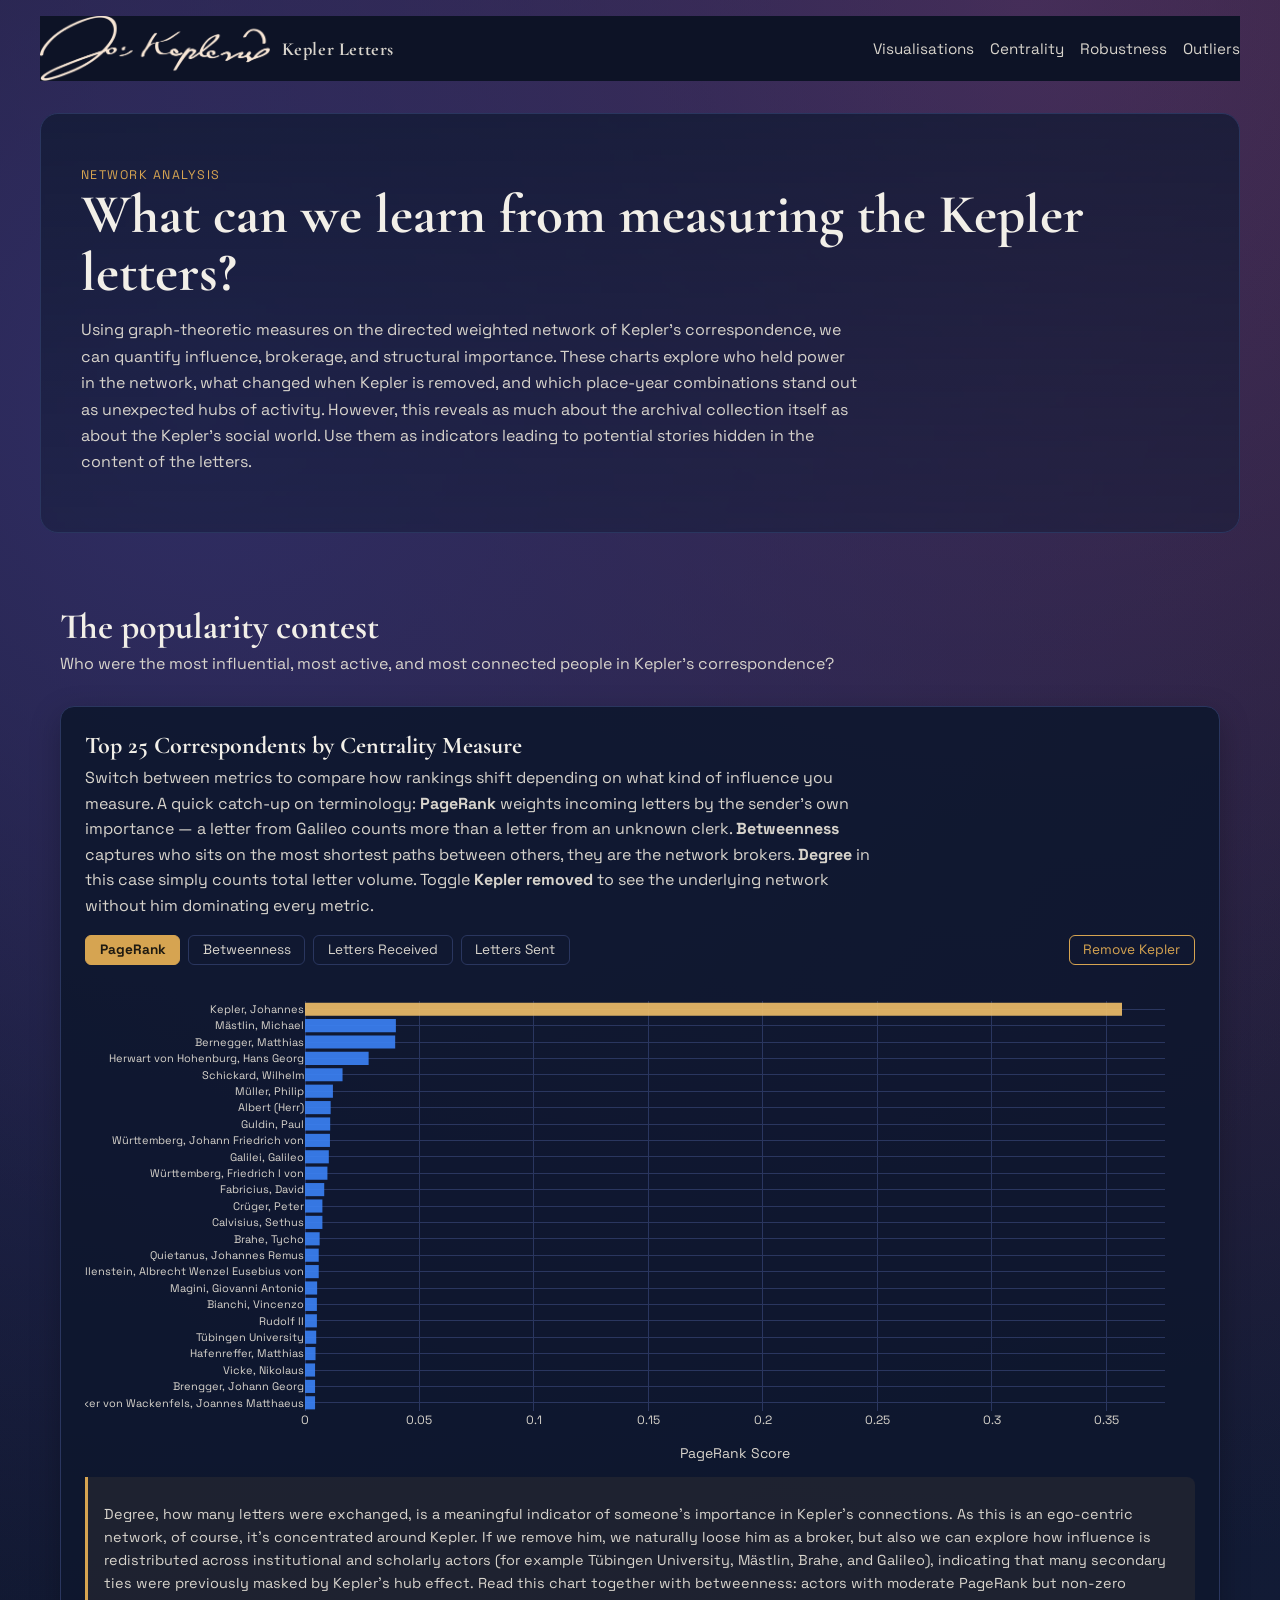
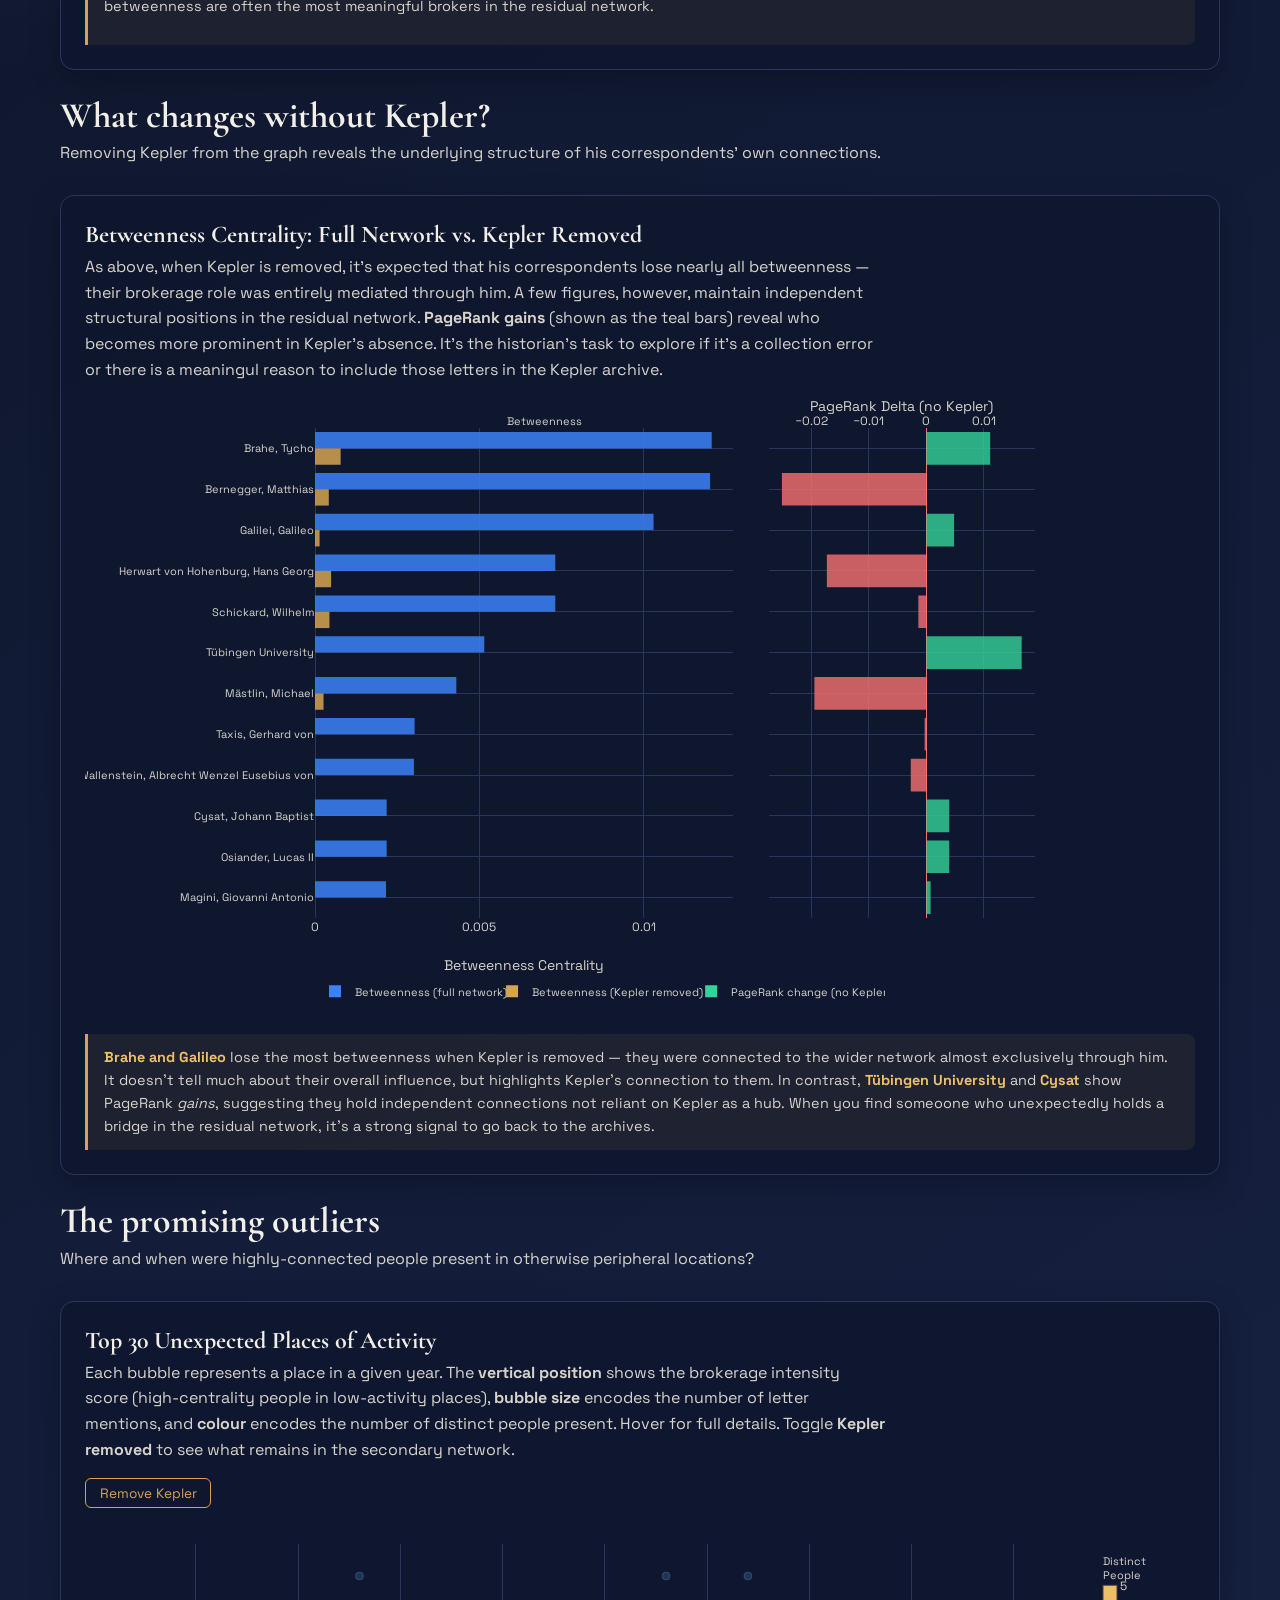
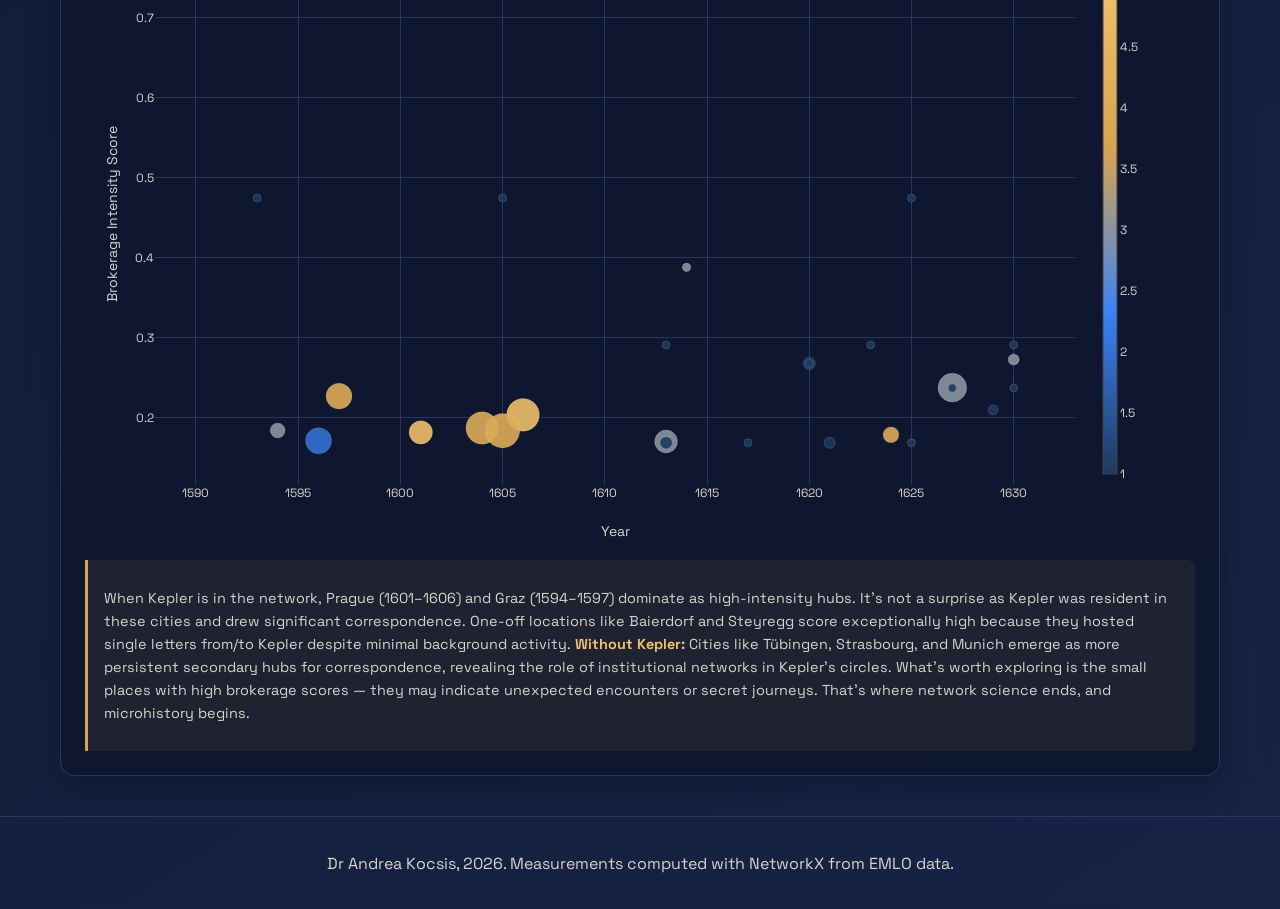
<file: website/measurements.html>
<!doctype html>
<html lang="en">
<head>
  <meta charset="utf-8">
  <meta name="viewport" content="width=device-width, initial-scale=1">
  <title>Network Measurements – Kepler Letters</title>
  <link rel="preconnect" href="https://fonts.googleapis.com">
  <link rel="preconnect" href="https://fonts.gstatic.com" crossorigin>
  <link href="https://fonts.googleapis.com/css2?family=Cormorant+Garamond:wght@400;600;700&family=Space+Grotesk:wght@400;500;700&display=swap" rel="stylesheet">
  <link rel="icon" type="image/x-icon" href="favicon/favicon.ico">
  <link rel="icon" type="image/png" sizes="32x32" href="favicon/favicon-32x32.png">
  <link rel="icon" type="image/png" sizes="16x16" href="favicon/favicon-16x16.png">
  <link rel="stylesheet" href="assets/css/styles.css">
  <link rel="stylesheet" href="assets/css/measurements.css">
  <script src="https://cdn.plot.ly/plotly-2.34.0.min.js"></script>
</head>
<body>
  <header class="site-header" id="top">
    <nav class="nav-wrap">
      <a class="brand" href="index.html" aria-label="Kepler Letters home">
        <img class="brand-logo" src="assets/css/Unterschrift_Kepler.svg.png" alt="Johannes Kepler signature logo">
        <span class="brand-text">Kepler Letters</span>
      </a>
      <div class="nav-links">
        <a href="index.html">Visualisations</a>
        <a href="#centrality">Centrality</a>
        <a href="#network-diff">Robustness</a>
        <a href="#place-outliers">Outliers</a>
      </div>
    </nav>

    <section class="hero" id="overview">
      <p class="eyebrow">Network Analysis</p>
      <h1>What can we learn from measuring the Kepler letters?</h1>
      <p class="lead">
        Using graph-theoretic measures on the directed weighted network of Kepler's correspondence,
        we can quantify influence, brokerage, and structural importance. These charts explore who held
        power in the network, what changed when Kepler is removed, and which place-year combinations
        stand out as unexpected hubs of activity. However, this reveals as much about the archival collection itself
        as about the Kepler's social world. Use them as indicators leading to potential stories hidden 
        in the content of the letters.
      </p>
    </section>
  </header>

  <main>
    <section class="section" id="centrality">
      <div class="section-head">
        <h2>The popularity contest</h2>
        <p>Who were the most influential, most active, and most connected people in Kepler's correspondence?</p>
      </div>

      <div class="chart-card">
        <h3>Top 25 Correspondents by Centrality Measure</h3>
        <p class="chart-desc">
          Switch between metrics to compare how rankings shift depending on what kind of influence you measure.
           A quick catch-up on terminology: 
          <strong>PageRank</strong> weights incoming letters by the sender's own importance — a letter from
          Galileo counts more than a letter from an unknown clerk. <strong>Betweenness</strong> captures who
          sits on the most shortest paths between others, they are the network brokers. <strong>Degree</strong> 
          in this case simply
          counts total letter volume. Toggle <strong>Kepler removed</strong> to see the underlying network
          without him dominating every metric.
        </p>
        <div class="metric-tabs metric-tabs-row">
          <div class="metric-tab-group" id="metric-tab-group">
            <button class="tab-btn active" onclick="showMetric('pagerank')">PageRank</button>
            <button class="tab-btn" onclick="showMetric('betweenness')">Betweenness</button>
            <button class="tab-btn" onclick="showMetric('in_degree')">Letters Received</button>
            <button class="tab-btn" onclick="showMetric('out_degree')">Letters Sent</button>
          </div>
          <button class="tab-btn kepler-toggle" id="kepler-toggle" onclick="toggleKepler()">
            ⊘ Remove Kepler
          </button>
        </div>
        <div id="chart-centrality" class="chart-wrap"></div>
        <div class="insight-box">
          <p> Degree, how many letters were exchanged, is a meaningful indicator of someone's importance in Kepler's connections. 
            As this is an ego-centric network, of course, it's concentrated around Kepler. If we remove him, 
            we naturally loose him as a broker, but also we can explore how influence is redistributed across 
            institutional and scholarly actors (for example Tübingen University,
          Mästlin, Brahe, and Galileo), indicating that many secondary ties were previously masked by Kepler's
          hub effect. Read this chart together with betweenness: actors with moderate PageRank but non-zero
          betweenness are often the most meaningful brokers in the residual network.</p>
        </div>
      </div>
    </section>

    <section class="section" id="network-diff">
      <div class="section-head">
        <h2>What changes without Kepler?</h2>
        <p>Removing Kepler from the graph reveals the underlying structure of his correspondents' own connections.</p>
      </div>

      <div class="chart-card">
        <h3>Betweenness Centrality: Full Network vs. Kepler Removed</h3>
        <p class="chart-desc">
          As above, when Kepler is removed, it's expected that his correspondents lose nearly all betweenness — their brokerage
          role was entirely mediated through him. A few figures, however, maintain independent structural
          positions in the residual network. <strong>PageRank gains</strong> (shown as the teal bars) reveal
          who becomes more prominent in Kepler's absence. It's the historian's task to explore if it's a collection 
          error or there is a meaningul reason to include those letters in the Kepler archive.
        </p>
        <div id="chart-diff" class="chart-wrap-tall"></div>
        <div class="insight-box">
          <strong>Brahe and Galileo</strong> lose the most betweenness when Kepler is removed — they were
          connected to the wider network almost exclusively through him. It doesn't tell much about their overall influence, 
          but highlights Kepler's connection to them.  In contrast,
          <strong>Tübingen University</strong> and <strong>Cysat</strong> show PageRank <em>gains</em>,
          suggesting they hold independent connections not reliant on Kepler as a hub. When you find someoone who unexpectedly
           holds a bridge in the residual network, it's a strong signal to go back to the archives.
      </div>
    </section>

    <section class="section" id="place-outliers">
      <div class="section-head">
        <h2>The promising outliers</h2>
        <p>Where and when were highly-connected people present in otherwise peripheral locations?</p>
      </div>

      <div class="chart-card">
        <h3>Top 30 Unexpected Places of Activity</h3>
        <p class="chart-desc">
          Each bubble represents a place in a given year. The <strong>vertical position</strong> shows the
          brokerage intensity score (high-centrality people in low-activity places),
          <strong>bubble size</strong> encodes the number of letter mentions, and
          <strong>colour</strong> encodes the number of distinct people present. Hover for full details.
          Toggle <strong>Kepler removed</strong> to see what remains in the secondary network.
        </p>
        <div class="metric-tabs">
          <button class="tab-btn outliers-toggle" id="outliers-toggle" onclick="toggleOutliersKepler()">
            ⊘ Remove Kepler
          </button>
        </div>
        <div id="chart-outliers" class="chart-wrap-tall"></div>
        <div class="insight-box">
          <p>When Kepler is in the network, Prague (1601–1606) and Graz (1594–1597) dominate as high-intensity hubs. It's not a surprise as Kepler was resident in these cities and drew significant correspondence. One-off locations like Baierdorf and Steyregg score exceptionally 
            high because they hosted single letters from/to Kepler despite minimal background activity. <strong>Without Kepler:</strong> Cities like Tübingen, Strasbourg, and Munich emerge as more persistent secondary hubs for correspondence, revealing the role of institutional networks in Kepler's circles. What's worth exploring
            is the small places with high brokerage scores — they may indicate unexpected encounters or secret journeys. That's where network science ends, and microhistory begins.
        </div>
      </div>
    </section>
  </main>

  <footer class="site-footer">
    <p>Dr Andrea Kocsis, 2026. Measurements computed with NetworkX from EMLO data.</p>
  </footer>

  <script src="assets/js/measurements.js"></script>
</body>
</html>
</file>
<file: website/assets/css/styles.css>
:root {
  --bg-deep: #0d1326;
  --bg-mid: #172345;
  --ink: #f2efe8;
  --ink-soft: #d8d4cc;
  --accent: #d6a451;
  --accent-strong: #f0bf69;
  --panel: #111a33;
  --panel-border: #2a365f;
}

* {
  box-sizing: border-box;
}

body {
  margin: 0;
  color: var(--ink);
  font-family: "Space Grotesk", sans-serif;
  background:
    radial-gradient(circle at 15% 10%, #2f2d63 0, rgba(47, 45, 99, 0) 33%),
    radial-gradient(circle at 80% 0%, #4d2e55 0, rgba(77, 46, 85, 0) 37%),
    linear-gradient(145deg, var(--bg-deep), var(--bg-mid));
  min-height: 100vh;
}



.site-header {
  padding: 1rem 1.25rem 3rem;
}

.nav-wrap {
  display: flex;
  justify-content: space-between;
  align-items: center;
  gap: 1rem;
  max-width: 1200px;
  margin: 0 auto;
  position: sticky;
  top: 0;
  z-index: 100;
  background: var(--bg-deep);
}

.brand {
  color: var(--ink);
  text-decoration: none;
  font-family: "Cormorant Garamond", serif;
  font-size: 1.9rem;
  font-weight: 700;
  letter-spacing: 0.02em;
  display: inline-flex;
  align-items: center;
  gap: 0.7rem;
  min-width: 0;
}

.brand-logo {
  width: clamp(140px, 18vw, 260px);
  height: auto;
  display: block;
  filter: brightness(0) saturate(100%) invert(89%) sepia(12%) saturate(330%) hue-rotate(345deg) brightness(103%) contrast(95%);
}

.brand-text {
  font-size: 1.15rem;
  white-space: nowrap;
  color: var(--ink-soft);
}

.nav-links {
  display: flex;
  gap: 1rem;
}

.nav-links a {
  color: var(--ink-soft);
  text-decoration: none;
  font-size: 0.95rem;
}

.nav-links a:hover {
  color: var(--accent-strong);
}

.hero {
  max-width: 1200px;
  margin: 2rem auto 0;
  padding: 2.5rem;
  border: 1px solid var(--panel-border);
  border-radius: 18px;
  background: linear-gradient(180deg, rgba(17, 26, 51, 0.75), rgba(17, 26, 51, 0.45));
  backdrop-filter: blur(2px);
}

.eyebrow {
  text-transform: uppercase;
  letter-spacing: 0.12em;
  color: var(--accent);
  font-size: 0.78rem;
  margin-bottom: 0.2rem;
}

.hero h1 {
  margin: 0.1rem 0 0.9rem;
  font-family: "Cormorant Garamond", serif;
  font-size: clamp(2rem, 4.3vw, 3.5rem);
  line-height: 1.05;
}

.lead {
  max-width: 78ch;
  color: var(--ink-soft);
  line-height: 1.65;
}

.pill-row {
  margin-top: 1.2rem;
  display: flex;
  flex-wrap: wrap;
  gap: 0.75rem;
}

.pill {
  background: var(--accent);
  color: #1f1a11;
  text-decoration: none;
  border-radius: 999px;
  padding: 0.55rem 1rem;
  font-weight: 700;
  font-size: 0.9rem;
}

.pill-ghost {
  background: transparent;
  border: 1px solid var(--accent);
  color: var(--accent-strong);
}

.section {
  max-width: 1200px;
  margin: 1.5rem auto;
  padding: 0 1.25rem;
}

.section.explain {
  margin: 0 auto 2rem;
}

.explain-grid {
  display: grid;
  grid-template-columns: 1fr 1fr;
  gap: 1.5rem;
  margin-top: 1.5rem;
}

.explain-box {
  background: rgba(14, 23, 46, 0.6);
  border: 1px solid var(--panel-border);
  border-radius: 12px;
  padding: 1.5rem;
}

.explain-box h3 {
  margin-top: 0;
  font-size: 1.05rem;
  color: var(--accent-strong);
}

.explain-box p {
  margin: 0.5rem 0 0;
  color: var(--ink-soft);
  line-height: 1.6;
}

.dataset-stats {
  list-style: none;
  padding: 0;
  margin: 0;
}

.dataset-stats li {
  padding: 0.4rem 0;
  color: var(--ink-soft);
  line-height: 1.6;
}

.dataset-stats strong {
  color: var(--accent-strong);
}

.section-head h2 {
  font-family: "Cormorant Garamond", serif;
  font-size: clamp(1.7rem, 2.8vw, 2.4rem);
  margin: 0;
}

.section-head p {
  color: var(--ink-soft);
  margin-top: 0.35rem;
}

.viz-card {
  margin-top: 1rem;
  background: rgba(14, 23, 46, 0.9);
  border: 1px solid var(--panel-border);
  border-radius: 14px;
  padding: 1rem;
  box-shadow: 0 10px 30px rgba(0, 0, 0, 0.25);
}

.viz-card-head {
  display: flex;
  justify-content: space-between;
  align-items: center;
  gap: 0.8rem;
}

.viz-card-head h3 {
  margin: 0;
  font-size: 1.15rem;
}

.viz-desc {
  color: var(--ink-soft);
  margin: 0.35rem 0 0.8rem;
}

.open-btn {
  color: #111;
  background: var(--accent-strong);
  text-decoration: none;
  border-radius: 8px;
  padding: 0.45rem 0.75rem;
  font-size: 0.85rem;
  font-weight: 700;
  white-space: nowrap;
}

.legend {
  background: rgba(20, 30, 60, 0.5);
  border: 1px solid var(--panel-border);
  border-radius: 8px;
  padding: 1rem;
  margin: 0.8rem 0;
}

.legend h4 {
  margin: 0 0 0.6rem;
  font-size: 0.9rem;
  color: var(--accent);
  text-transform: uppercase;
  letter-spacing: 0.05em;
}

.legend-grid {
  display: grid;
  grid-template-columns: repeat(auto-fit, minmax(180px, 1fr));
  gap: 0.8rem;
}

.legend-item {
  display: flex;
  align-items: center;
  gap: 0.6rem;
  font-size: 0.85rem;
  color: var(--ink-soft);
}

.legend-dot {
  display: inline-block;
  width: 12px;
  height: 12px;
  border-radius: 50%;
  flex-shrink: 0;
}

.legend-line {
  display: inline-block;
  width: 20px;
  flex-shrink: 0;
}

.viz-frame {
  width: 100%;
  height: 560px;
  border: 1px solid #3a466f;
  border-radius: 10px;
  background: #f6f6f6;
}

.section-narrow {
  max-width: 900px;
}

.refs {
  line-height: 1.7;
  color: var(--ink-soft);
  padding-left: 1.15rem;
}

.refs a {
  color: var(--accent-strong);
}

.site-footer {
  margin-top: 2.5rem;
  border-top: 1px solid var(--panel-border);
  padding: 1.2rem;
  text-align: center;
  color: var(--ink-soft);
}

@media (max-width: 900px) {
  .site-header {
    padding: 0.75rem 1rem 2rem;
  }

  .hero {
    padding: 1.5rem;
  }

  .hero h1 {
    font-size: clamp(1.5rem, 3vw, 2.5rem);
  }

  .nav-wrap {
    flex-wrap: wrap;
    justify-content: space-between;
  }

  .nav-links {
    gap: 0.75rem;
    font-size: 0.85rem;
  }

  .viz-card-head {
    flex-direction: column;
    align-items: flex-start;
  }

  .open-btn {
    align-self: flex-start;
  }

  .viz-frame {
    height: 420px;
  }

  .explain-grid {
    grid-template-columns: 1fr;
    gap: 1rem;
  }

  .legend-grid {
    grid-template-columns: repeat(auto-fit, minmax(140px, 1fr));
  }

  .section-head h2 {
    font-size: clamp(1.4rem, 2.2vw, 2rem);
  }
}

@media (max-width: 640px) {
  .site-header {
    padding: 0.5rem 0.75rem 1.5rem;
  }

  .nav-wrap {
    gap: 0.5rem;
  }

  .brand {
    gap: 0.45rem;
  }

  .brand-logo {
    width: clamp(110px, 34vw, 160px);
  }

  .brand-text {
    font-size: 0.95rem;
  }

  .nav-links {
    gap: 0.5rem;
    font-size: 0.75rem;
  }

  .nav-links a {
    padding: 0.25rem 0.5rem;
  }

  .hero {
    padding: 1rem;
    margin: 1rem auto 0;
  }

  .hero h1 {
    font-size: clamp(1.2rem, 2.5vw, 2rem);
    margin-bottom: 0.7rem;
  }

  .eyebrow {
    font-size: 0.7rem;
  }

  .lead {
    font-size: 0.9rem;
    line-height: 1.6;
  }

  .pill-row {
    gap: 0.5rem;
    margin-top: 1rem;
  }

  .pill {
    padding: 0.45rem 0.8rem;
    font-size: 0.8rem;
  }

  .section {
    padding: 0 1rem;
    margin: 1rem auto;
  }

  .section-head h2 {
    font-size: 1.3rem;
  }

  .section-head p {
    font-size: 0.9rem;
  }

  .viz-card {
    padding: 0.8rem;
    margin-top: 0.8rem;
  }

  .viz-card-head h3 {
    font-size: 1rem;
  }

  .viz-desc {
    font-size: 0.9rem;
    margin-bottom: 0.6rem;
  }

  .viz-frame {
    height: 300px;
  }

  .legend {
    padding: 0.8rem;
    margin: 0.6rem 0;
  }

  .legend h4 {
    font-size: 0.8rem;
    margin-bottom: 0.5rem;
  }

  .legend-grid {
    grid-template-columns: 1fr;
    gap: 0.5rem;
  }

  .legend-item {
    font-size: 0.8rem;
  }

  .explain-box {
    padding: 1rem;
  }

  .explain-box h3 {
    font-size: 1rem;
  }

  .explain-box p {
    font-size: 0.9rem;
  }

  .dataset-stats li {
    font-size: 0.9rem;
    padding: 0.3rem 0;
  }

  .refs {
    padding-left: 1rem;
    font-size: 0.9rem;
  }

  .site-footer {
    padding: 1rem;
    font-size: 0.85rem;
  }
}
</file>
<file: website/assets/css/measurements.css>
/* Measurements page specific styles.
   Keep page-level layout in styles.css and only chart-page details here. */

.chart-card {
  margin-top: 2rem;
  background: rgba(14, 23, 46, 0.9);
  border: 1px solid var(--panel-border);
  border-radius: 14px;
  padding: 1.5rem;
  box-shadow: 0 10px 30px rgba(0, 0, 0, 0.25);
}

.chart-card h3 {
  margin: 0 0 0.3rem;
  font-family: "Cormorant Garamond", serif;
  font-size: 1.5rem;
}

.chart-desc {
  color: var(--ink-soft);
  margin: 0.25rem 0 1rem;
  line-height: 1.6;
  max-width: 80ch;
}

.metric-tabs {
  display: flex;
  gap: 0.5rem;
  flex-wrap: wrap;
  margin-bottom: 1rem;
}

.metric-tabs-row {
  justify-content: space-between;
  gap: 0.75rem;
}

.metric-tab-group {
  display: flex;
  gap: 0.5rem;
  flex-wrap: wrap;
}

.tab-btn {
  background: transparent;
  border: 1px solid var(--panel-border);
  color: var(--ink-soft);
  border-radius: 6px;
  padding: 0.35rem 0.85rem;
  font-size: 0.85rem;
  cursor: pointer;
  font-family: "Space Grotesk", sans-serif;
}

.tab-btn:hover {
  border-color: var(--accent);
  color: var(--accent);
}

.tab-btn.active {
  background: var(--accent);
  color: #1f1a11;
  border-color: var(--accent);
  font-weight: 700;
}

.kepler-toggle {
  border-color: var(--accent);
  color: var(--accent);
}

.outliers-toggle {
  border-color: var(--accent);
  color: var(--accent);
}

.chart-wrap {
  width: 100%;
  height: 480px;
}

.chart-wrap-tall {
  width: 100%;
  height: 620px;
}

.insight-box {
  background: rgba(214, 164, 81, 0.08);
  border-left: 3px solid var(--accent);
  border-radius: 0 8px 8px 0;
  padding: 0.75rem 1rem;
  margin-top: 1rem;
  font-size: 0.9rem;
  color: var(--ink-soft);
  line-height: 1.6;
}

.insight-box strong {
  color: var(--accent-strong);
}
</file>
